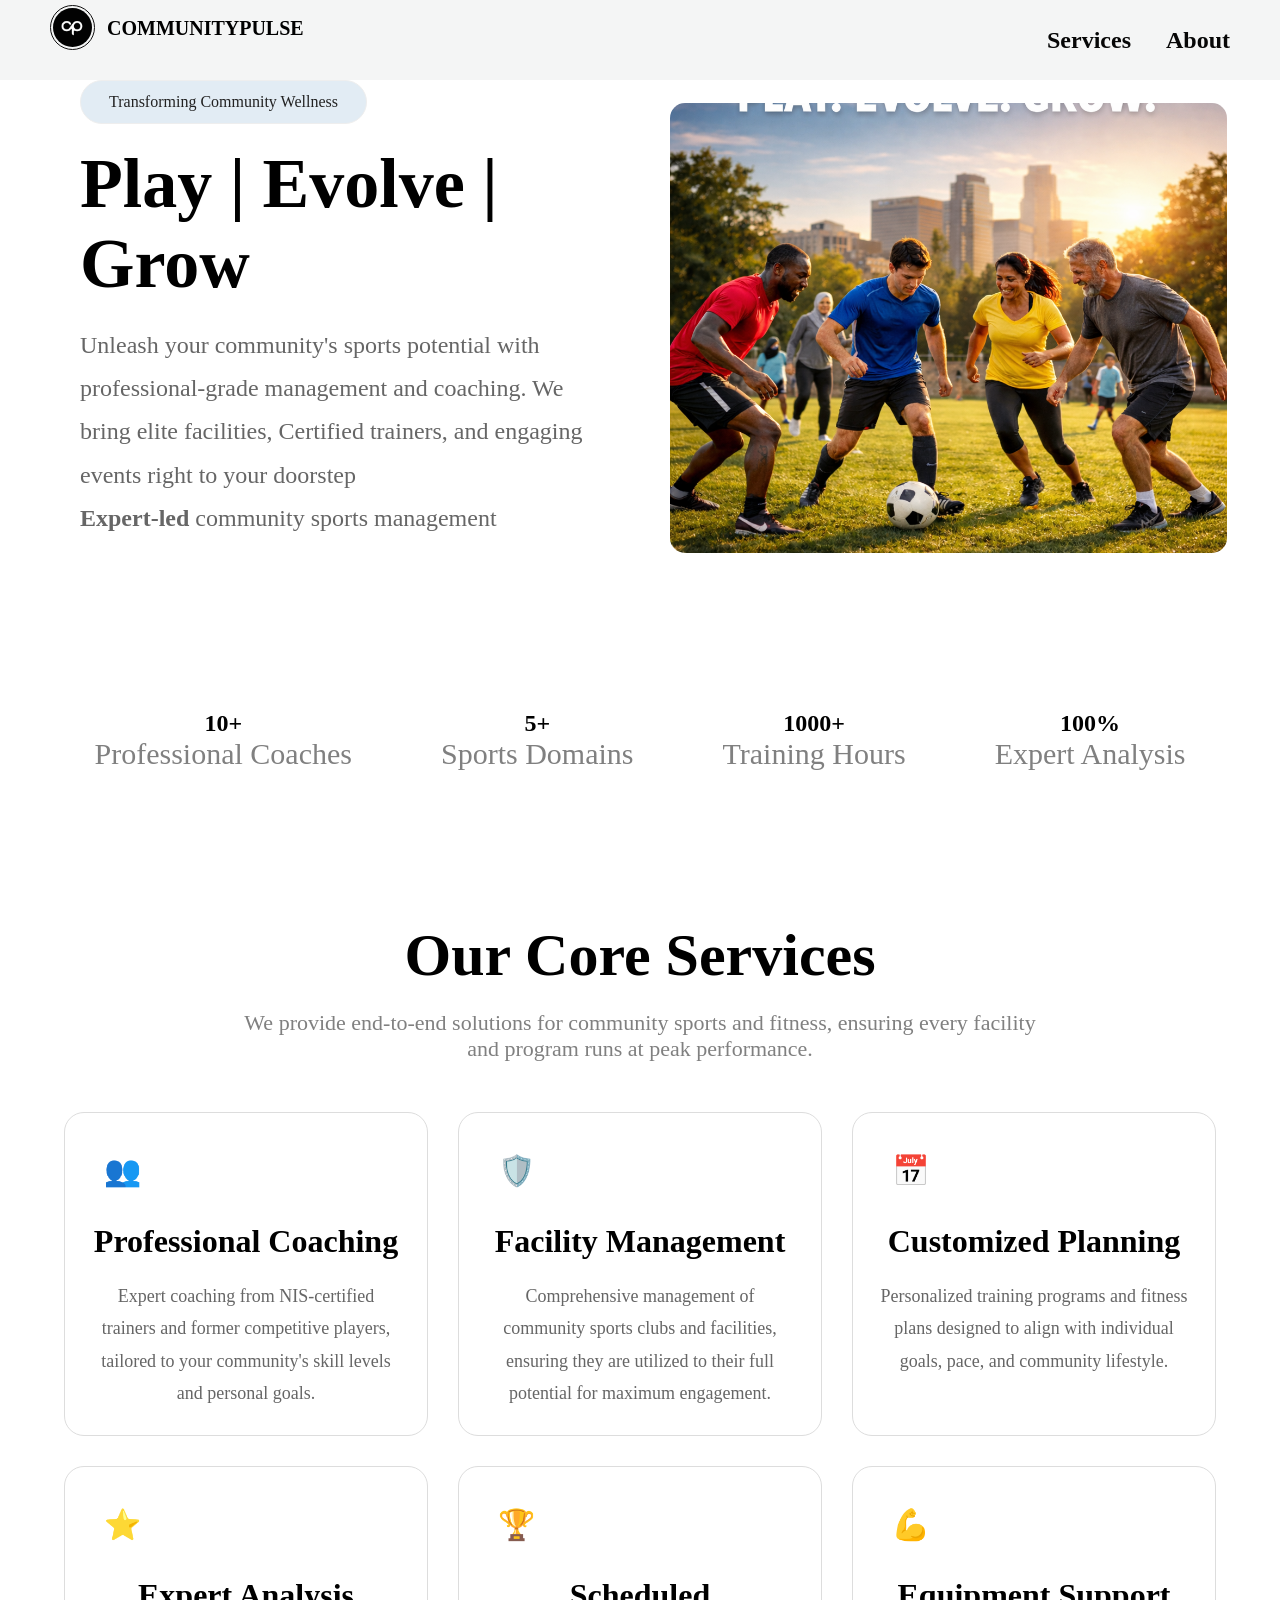
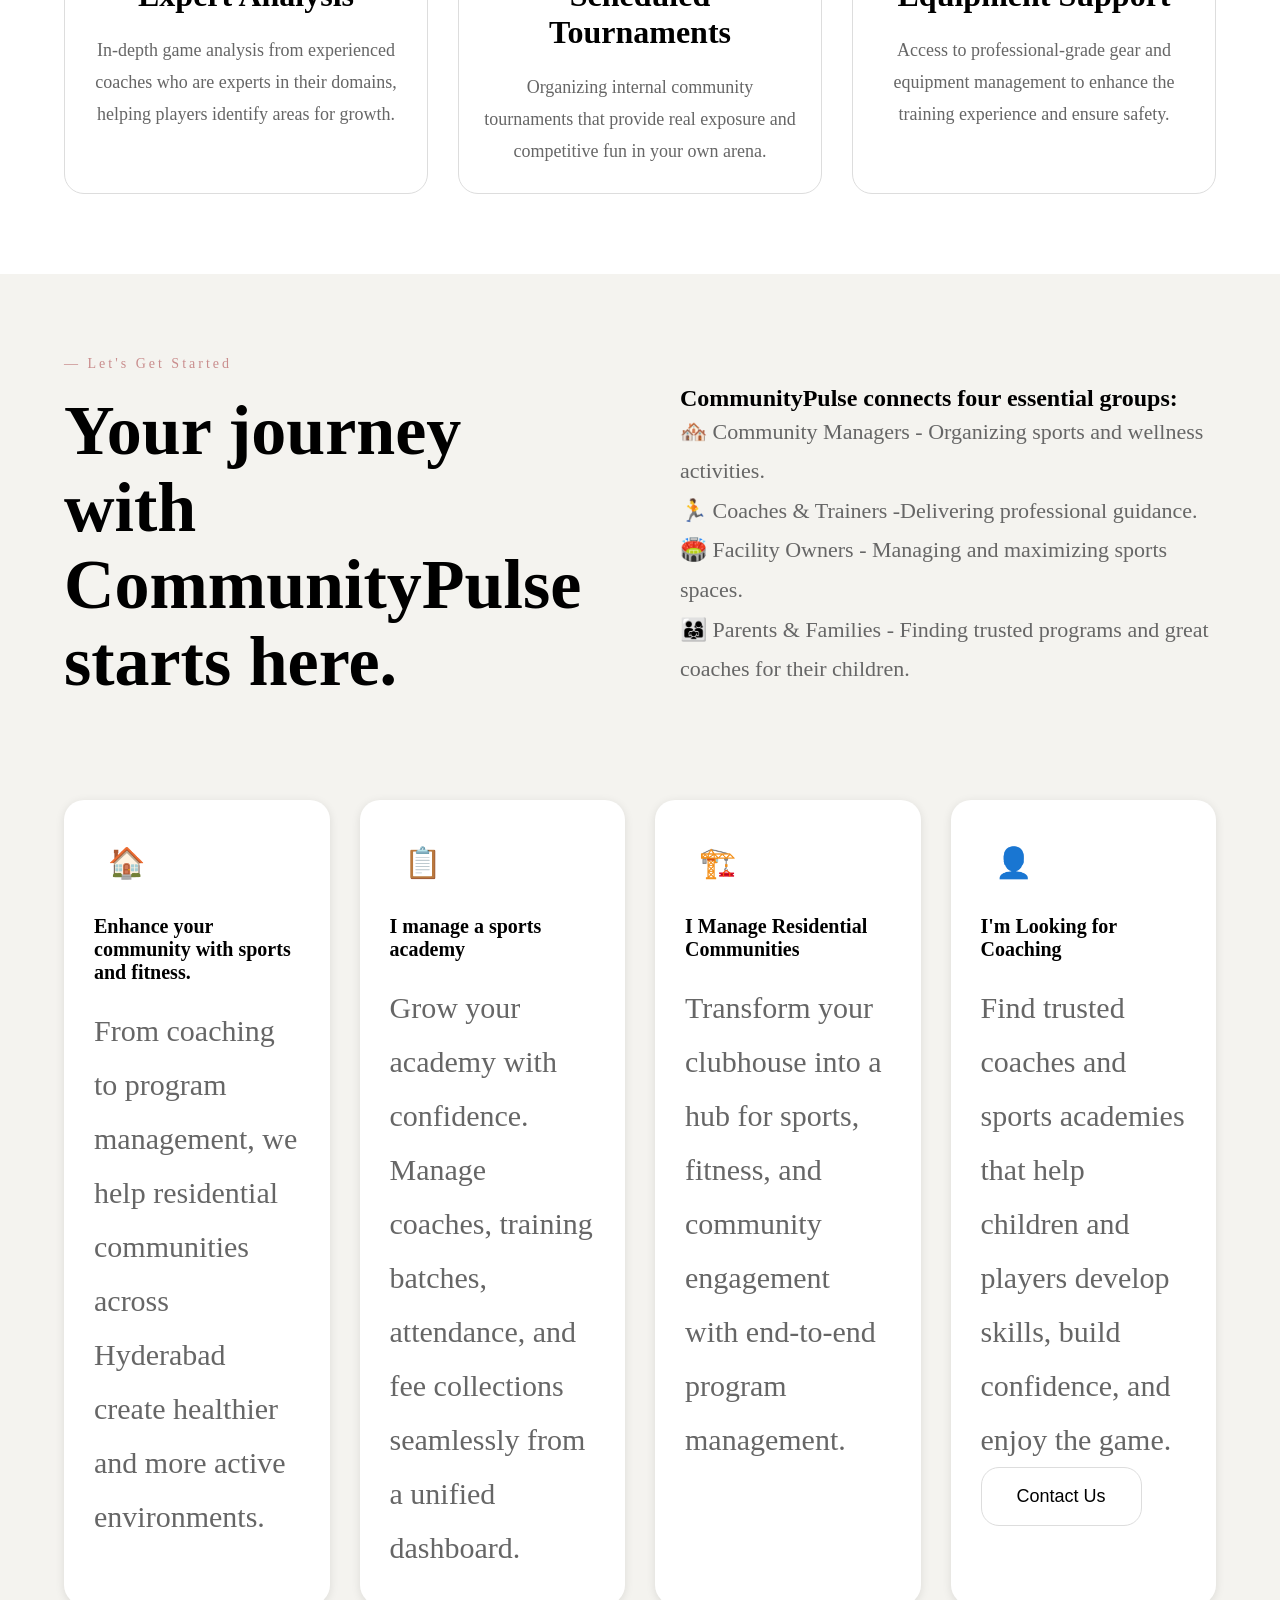
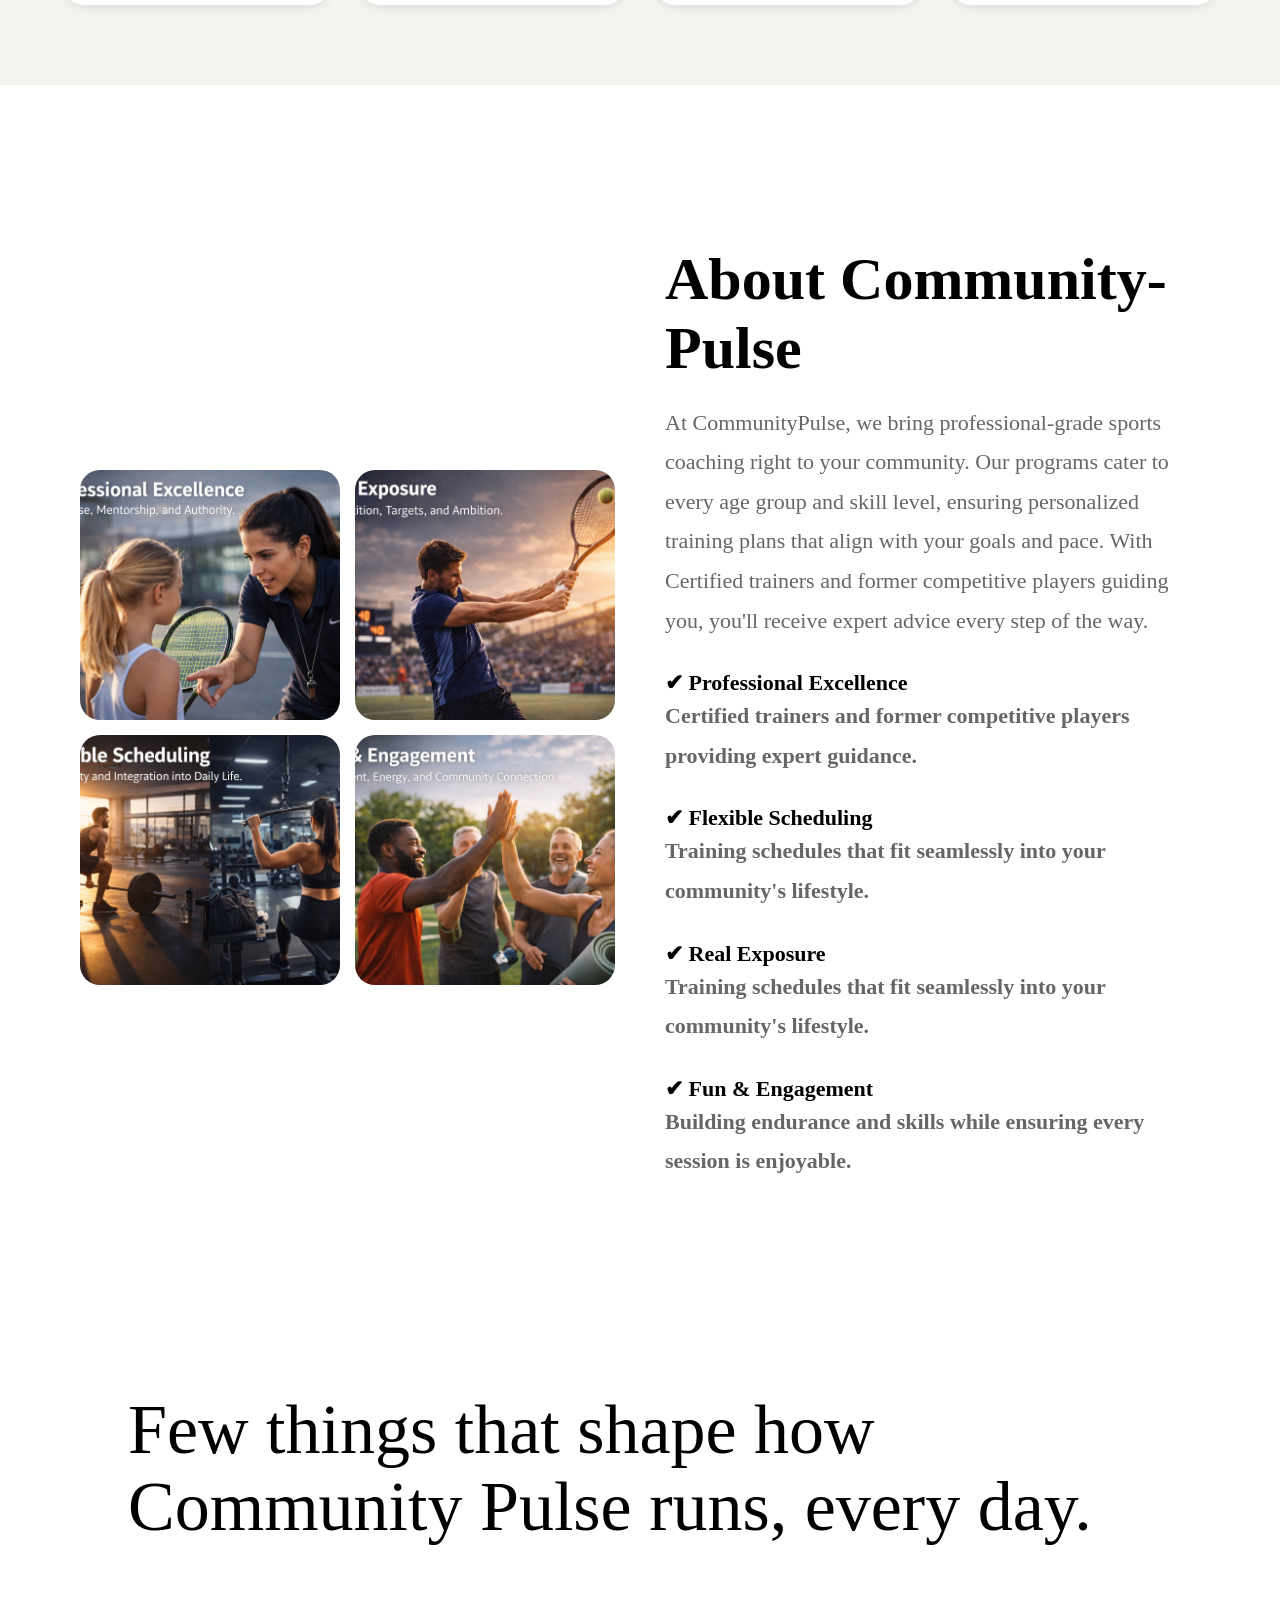
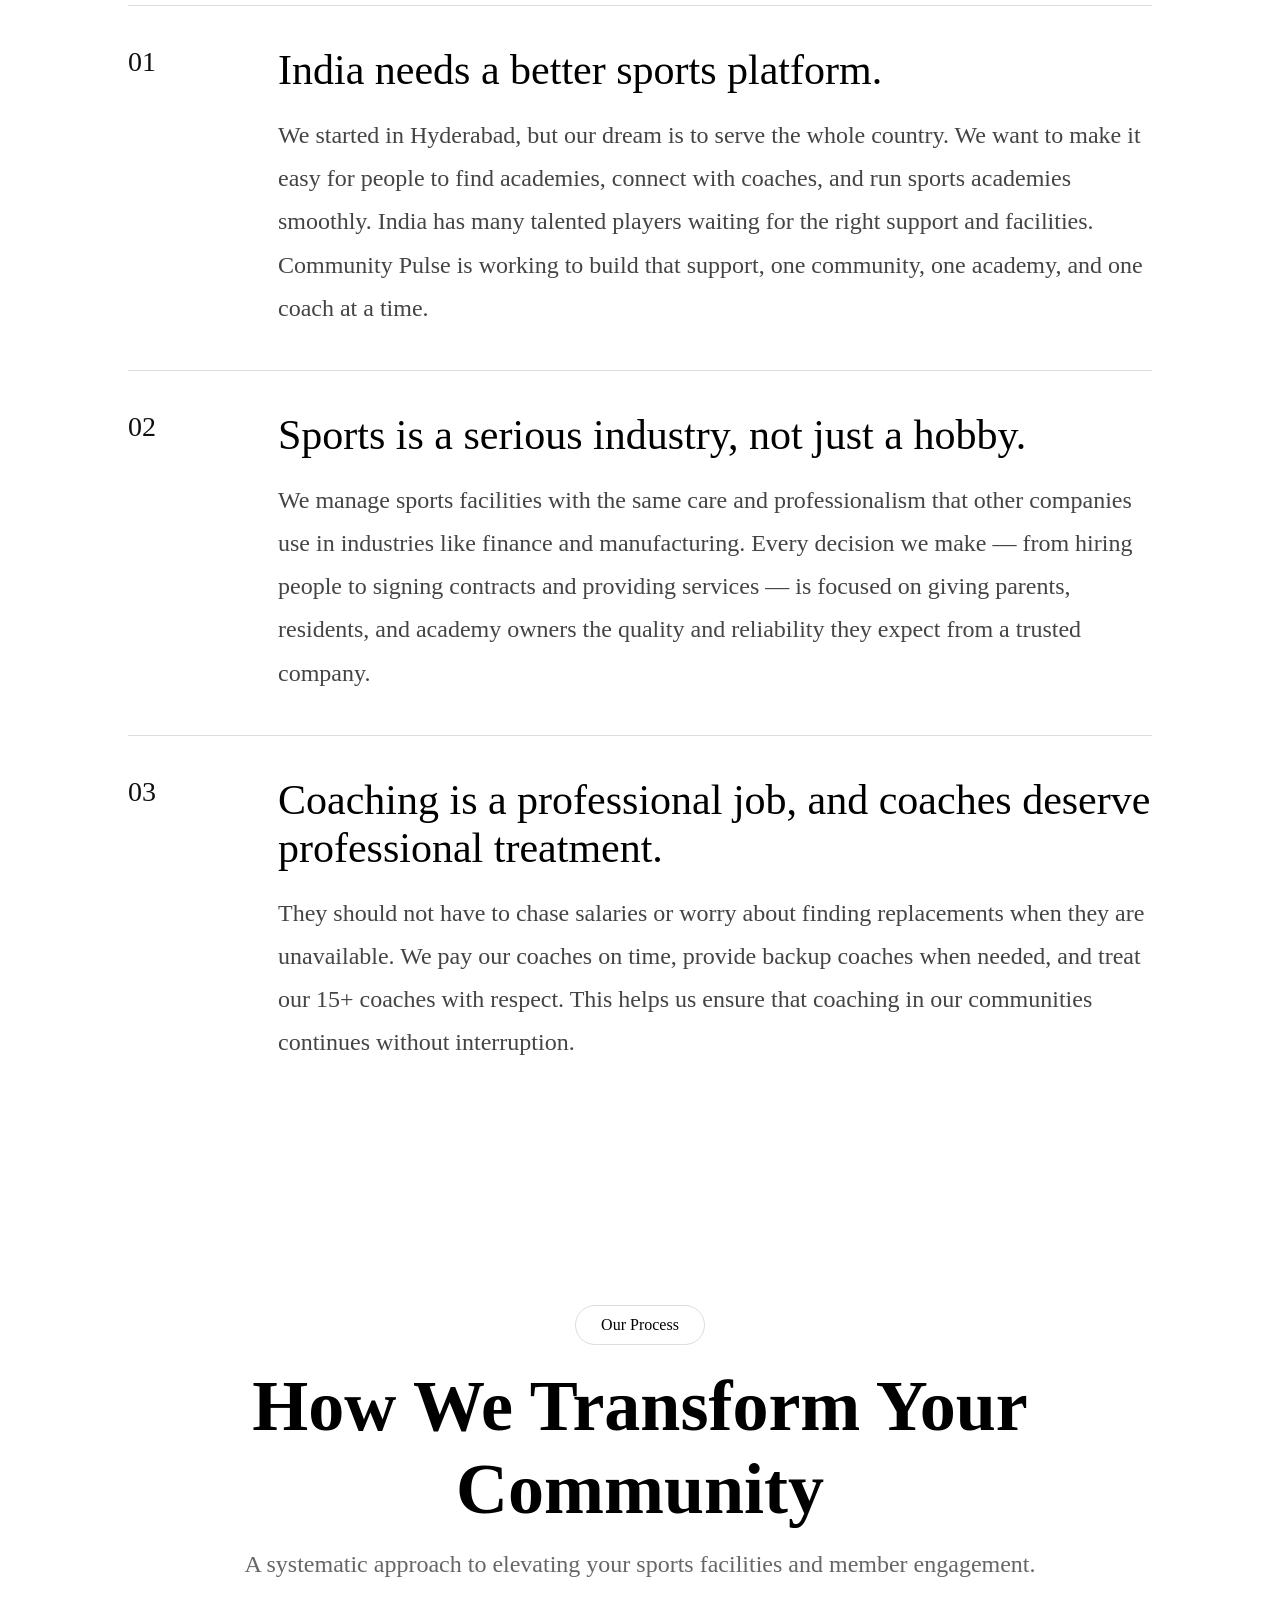
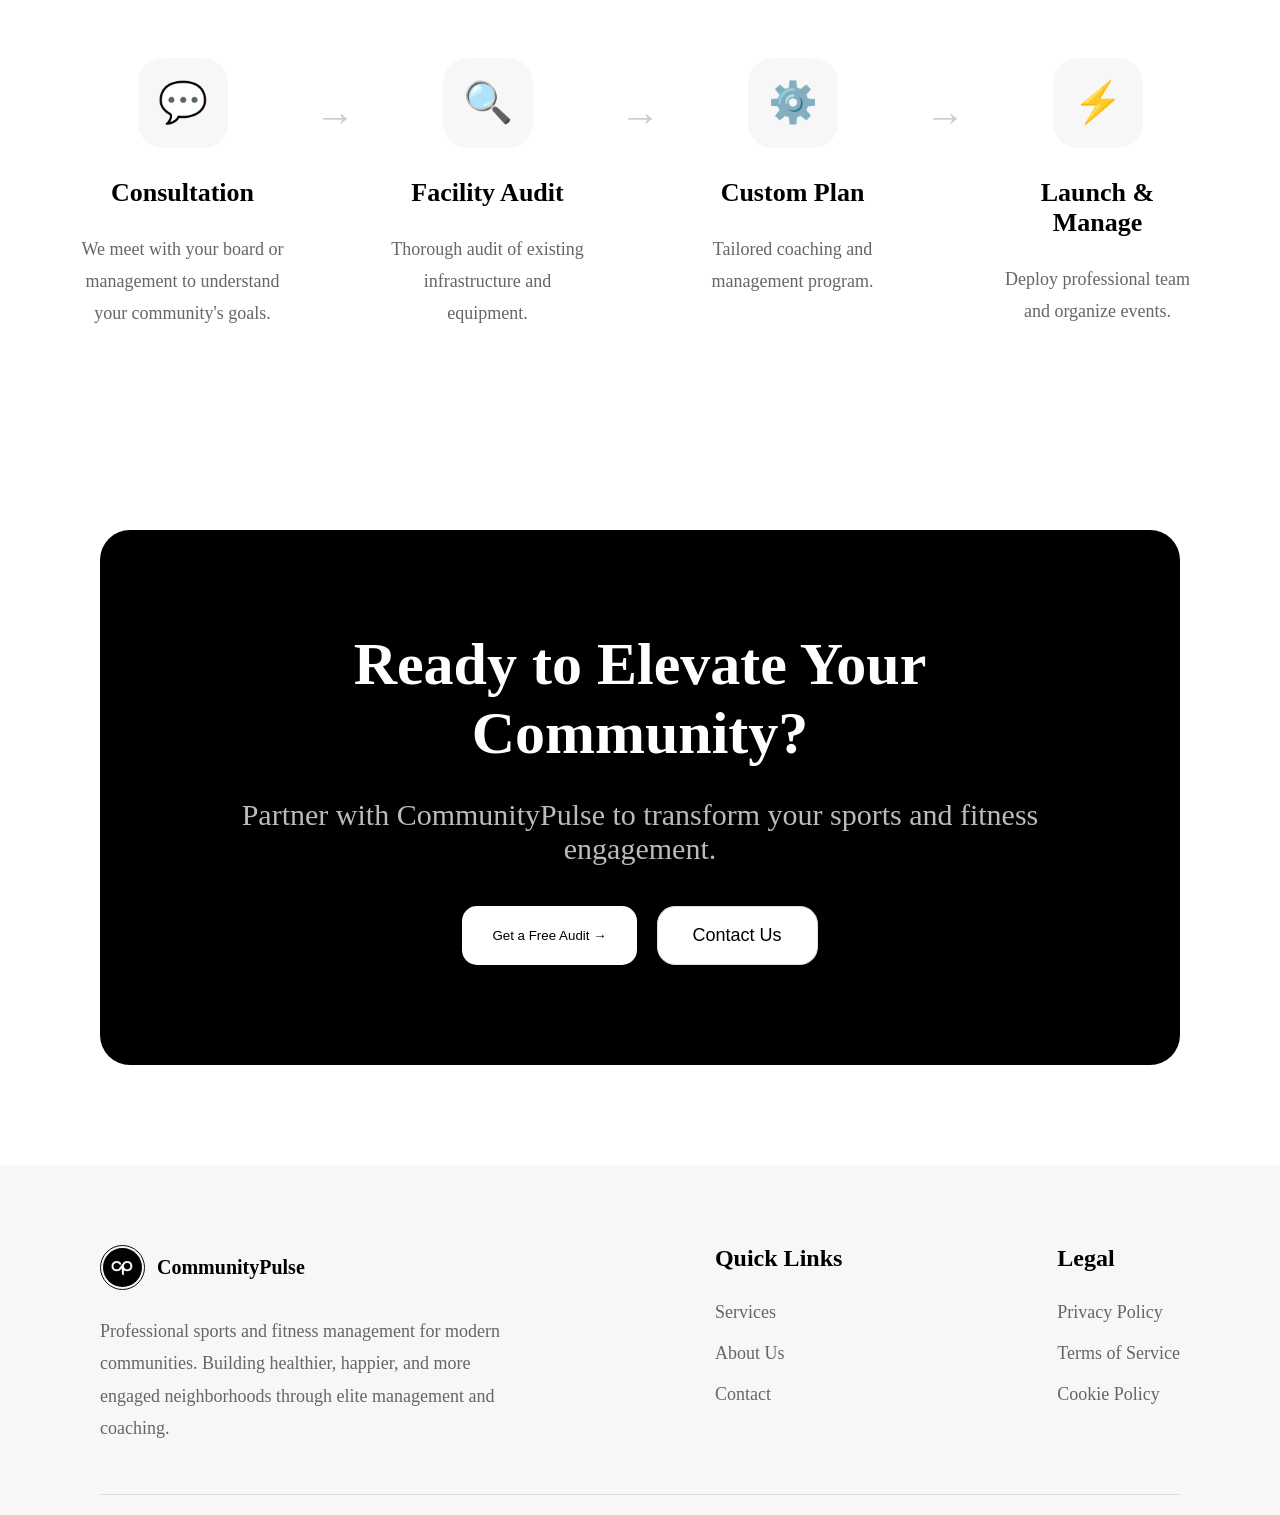
<file: index.html>
<!DOCTYPE html>
<html>

<head>
    <title>Community Pulse</title>

    <link rel="stylesheet" href="style.css">
</head>

<body>

    <!-- Navbar -->

    <nav>
       <div class="logo">
        <img src="Images/Final_logo.jpeg" alt="CommunityPulse Logo">
        <h2>COMMUNITYPULSE</h2>
       </div> 
        
        <div class="menu">
            <a href="#services">Services</a>
            <a href="#about">About</a>
        </div>
    </nav>

    <!-- Hero Section -->
     <section class="hero">

    <div class="hero-left">

        <span class="tag">
            Transforming Community Wellness
        </span>

        <h1>
            Play | Evolve | Grow
        </h1>

        <p>
            Unleash your community's sports potential with
            professional-grade management and coaching. We 
            bring elite facilities, Certified trainers, 
            and engaging events right to your doorstep <br>
            <strong>Expert-led</strong>
            community sports management
        </p>
    </div>

    <div class="hero-right">
        <img src="Images/hero_cover.png" alt="Hero Image">
    </div>

</section>


</html>

<section class="stats">

    <div>
        <h2>10+</h2>
        <p>Professional Coaches</p>
    </div>

    <div>
        <h2>5+</h2>
        <p>Sports Domains</p>
    </div>

    <div>
        <h2>1000+</h2>
        <p>Training Hours</p>
    </div>

    <div>
        <h2>100%</h2>
        <p>Expert Analysis</p>
    </div>

</section>

<section id="services" class="services">

    <h1>Our Core Services</h1>
    <p>
        We provide end-to-end solutions for community sports and fitness, ensuring every 
        facility and program runs at peak performance.
    </p>

    <div class="service-container">

        <div class="card">
            <div class="icon">👥</div>
            <h3>Professional Coaching</h3>
            <p>
                Expert coaching from NIS-certified trainers and former 
                competitive players, tailored to your community's skill levels 
                and personal goals.
            </p>
        </div>

        <div class="card">
            <div class="icon">🛡️</div>
            <h3>Facility Management</h3>
            <p>
                Comprehensive management of community sports clubs and facilities, ensuring 
                they are utilized to their full potential for maximum engagement.
            </p>
        </div>

        <div class="card">
            <div class="icon">📅</div>
            <h3>Customized Planning</h3>
            <p>
                Personalized training programs and fitness plans designed to align with 
                individual goals, pace, and community lifestyle.
            </p>
        </div>

        <div class="card">
            <div class="icon">⭐ </div>
            <h3>Expert Analysis</h3>
            <p>
                In-depth game analysis from experienced coaches who are experts in their 
                domains, helping players identify areas for growth.
            </p>
        </div>

        <div class="card">
            <div class="icon">🏆</div>
            <h3>Scheduled Tournaments</h3>
            <p>
                Organizing internal community tournaments that provide real exposure and 
                competitive fun in your own arena.
            </p>
        </div>

        <div class="card">
            <div class="icon">💪</div>
            <h3>Equipment Support</h3>
            <p>
                Access to professional-grade gear and equipment management to enhance the 
                training experience and ensure safety.
            </p>
        </div>

    </div>

</section>

<section class="start-section">

    <div class="top-content">

        <div class="left-content">
            <span class="start-tag">— Let's Get Started</span>
            <h1>Your journey with CommunityPulse starts here.</h1>
        </div>

        <div class="right-content">
            <h2>CommunityPulse connects four essential groups: </h2>
            <p>
            🏘️ Community Managers - Organizing sports and wellness activities. <br>
            🏃 Coaches & Trainers -Delivering professional guidance. <br>
            🏟️ Facility Owners - Managing and maximizing sports spaces. <br>
            👨‍👩‍👧 Parents & Families - Finding trusted programs and great coaches for their children.
            </p>
        </div>

    </div>

    <div class="start-cards">

        <div class="start-card">
            <div class="icon">🏠</div>
            <h3>Enhance your community with sports and fitness.</h3>
            <p>From coaching to program management, we help residential communities across Hyderabad create healthier and more active environments.</p>
        </div>

        <div class="start-card">
            <div class="icon">📋</div>
            <h3>I manage a sports academy</h3>
            <p>Grow your academy with confidence. Manage coaches, training batches, attendance, and fee collections seamlessly from a unified dashboard.</p>
        </div>

        <div class="start-card">
            <div class="icon">🏗️</div>
            <h3>I Manage Residential Communities</h3>
            <p>Transform your clubhouse into a hub for sports, fitness, and community engagement with end-to-end program management.</p>
        </div>

        <div class="start-card">
            <div class="icon">👤</div>
            <h3>I'm Looking for Coaching</h3>
            <p>Find trusted coaches and sports academies that help children and players develop skills, build confidence, and enjoy the game.</p>
        <button class="btn-light" id="contactBtn">
            Contact Us
        </button>
        </div>


    </div>

</section>

<section id="about" class="about">

    <div class="about-images">

        <img src="Images/PE.png" alt="Coach">

        <img src="Images/RE.png" alt="Player">

        <img src="Images/FS.png" alt="Training">

        <img src="Images/FE.png" alt="Community">

    </div>

    <div class="about-content">

        <h2>About Community-Pulse</h2>

        <p>
            At CommunityPulse, we bring professional-grade sports coaching right to your community. 
            Our programs cater to every age group and skill level, ensuring personalized training 
            plans that align with your goals and pace. With Certified trainers and former competitive 
            players guiding you, you'll receive expert advice every step of the way.
        </p>

        <div class="feature">
            ✔ Professional Excellence
            <p>
                Certified trainers and former competitive players providing expert guidance.
            </p>   
        </div>

        <div class="feature">
            ✔ Flexible Scheduling
            <p>
                Training schedules that fit seamlessly into your community's lifestyle.
            </p>
        </div>

        <div class="feature">
            ✔ Real Exposure
            <p>
                Training schedules that fit seamlessly into your community's lifestyle.
            </p>
        </div>

        <div class="feature">
            ✔ Fun & Engagement
            <p>
                Building endurance and skills while ensuring every session is enjoyable.
            </p>
        </div>

    </div>

</section>


<section class="belief-section">

    <h1>
        
        <span> Few things that shape how Community Pulse runs, every day.</span>
    </h1>

    <div class="belief-item">
        <div class="number">01</div>
        <div class="content">
            <h2>India needs a better sports platform.</h2>
            <p>
                We started in Hyderabad, but our dream is to serve the whole country. 
                We want to make it easy for people to find academies, connect with coaches, 
                and run sports academies smoothly. India has many talented players waiting for 
                the right support and facilities. Community Pulse is working to build that support, one 
                community, one academy, and one coach at a time.
            </p>
        </div>
    </div>  
    
    
    <div class="belief-item">
        <div class="number">02</div>
        <div class="content">
            <h2>Sports is a serious industry, not just a hobby.</h2>
            <p>
                We manage sports facilities with the same care and professionalism 
                that other companies use in industries like finance and manufacturing. 
                Every decision we make — from hiring people to signing contracts and 
                providing services — is focused on giving parents, residents, and academy 
                owners the quality and reliability they expect from a trusted company.
            </p>
        </div>
    </div>


    <div class="belief-item">
        <div class="number">03</div>
        <div class="content">
            <h2>Coaching is a professional job, and coaches deserve professional treatment.</h2>
            <p>
                They should not have to chase salaries or worry about finding replacements when 
                they are unavailable. We pay our coaches on time, provide backup coaches when 
                needed, and treat our 15+ coaches with respect. This helps us ensure that coaching 
                in our communities continues without interruption.
            </p>
        </div>
    </div>     

</section>


<section class="process">

    <div class="process-tag">
        Our Process
    </div>

    <h2>
        How We Transform Your Community
    </h2>

    <p class="process-subtitle">
        A systematic approach to elevating your sports facilities and member engagement.
    </p>

    <div class="process-container">

        <div class="process-card">
            <div class="process-icon">💬</div>
            <h3>Consultation</h3>
            <p>
                We meet with your board or management to understand your community's goals.
            </p>
        </div>

        <div class="arrow">→</div>

        <div class="process-card">
            <div class="process-icon">🔍</div>
            <h3>Facility Audit</h3>
            <p>
                Thorough audit of existing infrastructure and equipment.
            </p>
        </div>

        <div class="arrow">→</div>

        <div class="process-card">
            <div class="process-icon">⚙️</div>
            <h3>Custom Plan</h3>
            <p>
                Tailored coaching and management program.
            </p>
        </div>

        <div class="arrow">→</div>

        <div class="process-card">
            <div class="process-icon">⚡</div>
            <h3>Launch & Manage</h3>
            <p>
                Deploy professional team and organize events.
            </p>
        </div>

    </div>

</section>


<section class="cta">

<h2>Ready to Elevate Your Community?</h2>

<p>
Partner with CommunityPulse to transform your sports and fitness engagement.
</p>

<div class="cta-buttons">

<button class="btn-white">
Get a Free Audit →
</button>

<button class="btn-light" id="contactBtn">
Contact Us
</button>

</div>

<div class="popup" id="popup">

    <div class="popup-content">

        <span class="close">&times;</span>

        <h1>Talk to us</h1>

        <p class="subtitle">
            Tell us a bit about why you're reaching out. We read every message and reply within 24 hours.
        </p>

    <form action="https://formsubmit.co/kafeelshaik52@gmail.com" method="POST">

    <label>I'm reaching out as *</label>
    <select name="category" required>
        <option>I run a gated community</option>
        <option>I run a sports academy</option>
        <option>I'm a parent or player</option>
    </select>

    <div class="row">

        <div class="field">
            <label>Name *</label>
            <input type="text" name="name" required>
        </div>

        <div class="field">
            <label>Email *</label>
            <input type="email" name="email" required>
        </div>

    </div>

    <label>Phone (optional)</label>
    <input type="text" name="phone">

    <label>Message *</label>
    <textarea name="message" rows="5" required></textarea>

    <input type="hidden" name="_captcha" value="false">
    <input type="hidden" name="_template" value="table">
    <input type="hidden" name="_subject"
           value="New CommunityPulse Contact Form Submission">
    <input type="hidden" name="_next"
           value="https://community-pulse-zeta.vercel.app/success.html">       

    <button type="submit" class="send-btn">
        Send Message →
    </button>

</form>
    </div>

</div>

</section>

<script>

const contactBtn = document.getElementById("contactBtn");
const popup = document.getElementById("popup");
const closeBtn = document.querySelector(".close");

contactBtn.addEventListener("click", () => {
    popup.style.display = "flex";
});

closeBtn.addEventListener("click", () => {
    popup.style.display = "none";
});

window.addEventListener("click", (e) => {
    if(e.target === popup){
        popup.style.display = "none";
    }
});

</script>

<footer class="footer">
    <div class="footer-container">

        <!-- Left Section -->
        <div class="footer-about">
            <div class="logo">
                <img src="Images/Final_logo.jpeg" alt="CommunityPulse Logo">
                <h2>CommunityPulse</h2>
            </div>

            <p>
                Professional sports and fitness management for modern communities.
                Building healthier, happier, and more engaged neighborhoods through
                elite management and coaching.
            </p>
        </div>

        <!-- Quick Links -->
        <div class="footer-links">
            <h3>Quick Links</h3>
            <ul>
                <li><a href="#services">Services</a></li>
                <li><a href="#about">About Us</a></li>
                <li><a href="#contact">Contact</a></li>
            </ul>
        </div>

        <!-- Legal -->
        <div class="footer-links">
            <h3>Legal</h3>
            <ul>
                <li><a href="#">Privacy Policy</a></li>
                <li><a href="#">Terms of Service</a></li>
                <li><a href="#">Cookie Policy</a></li>
            </ul>
        </div>

    </div>

    <hr>
</footer>

</body>
</file>
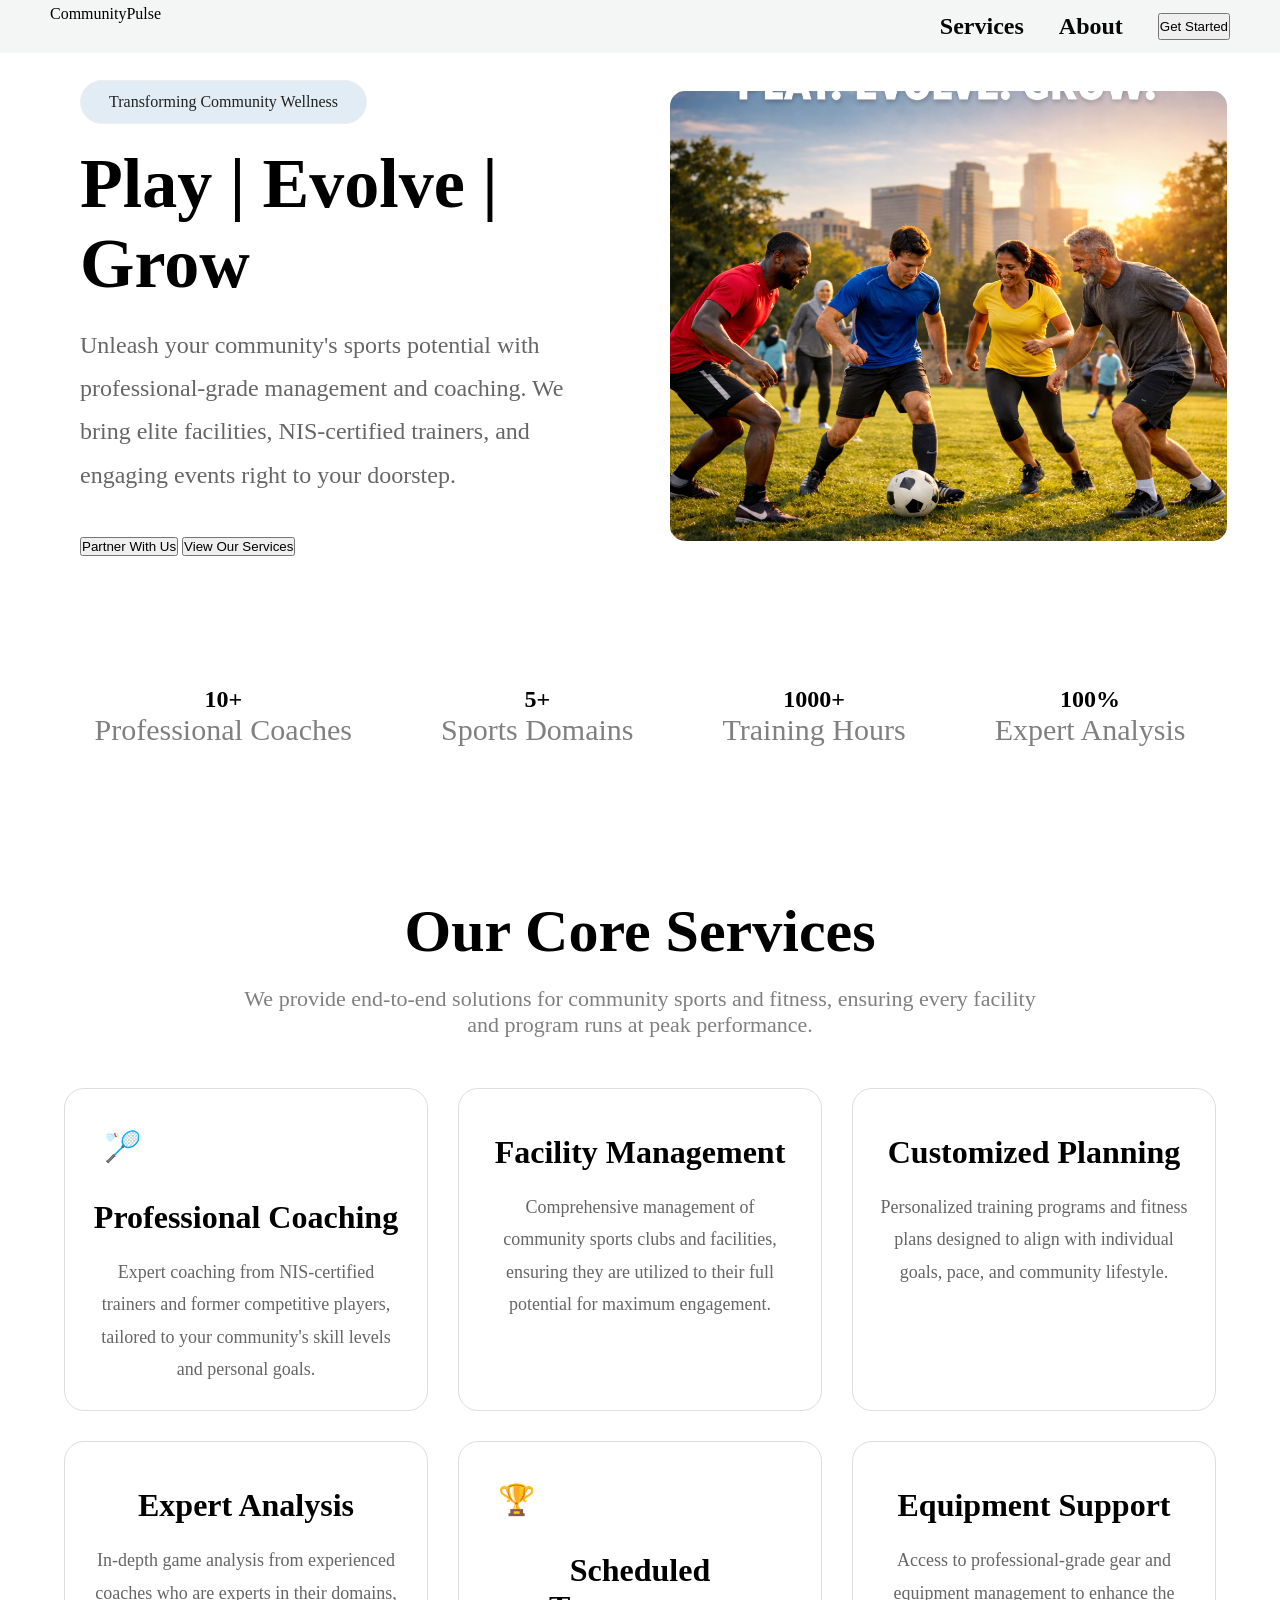
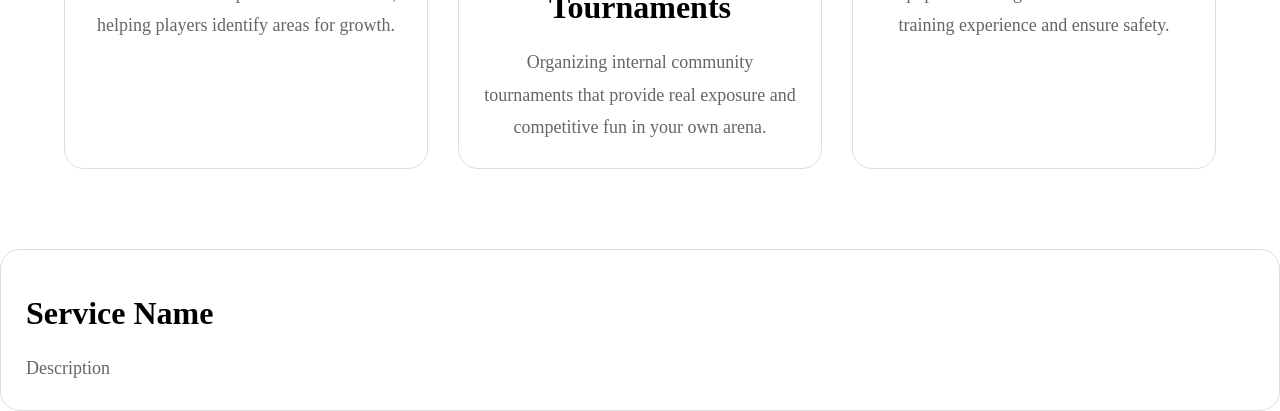
<file: Community_Pulse.html>
<!DOCTYPE html>
<html>

<head>
    <title>Community Pulse</title>

    <link rel="stylesheet" href="style.css">
</head>

<body>

    <!-- Navbar -->

    <nav>

        <div class="logo">
            CommunityPulse
        </div>

        <div class="menu">
            <a href="#services">Services</a>
            <a href="#">About</a>

            <button>
                Get Started
            </button>
        </div>

    </nav>

    <!-- Hero Section -->

    <section class="hero">

        <div class="hero-left">

            <span class="tag">
                Transforming Community Wellness
            </span>

            <h1>
                Play | Evolve | Grow
            </h1>

            <p>
                Unleash your community's sports potential with
                professional-grade management and coaching. We 
                bring elite facilities, NIS-certified trainers, 
                and engaging events right to your doorstep.
            </p>

            <button>
                Partner With Us
            </button>

            <button>
                View Our Services
            </button>

        </div>

        <div class="hero-right">

            <img src="Images/hero_cover.png" alt="Hero Image">

        </div>

    </section>

</body>

</html>

<section class="stats">

    <div>
        <h2>10+</h2>
        <p>Professional Coaches</p>
    </div>

    <div>
        <h2>5+</h2>
        <p>Sports Domains</p>
    </div>

    <div>
        <h2>1000+</h2>
        <p>Training Hours</p>
    </div>

    <div>
        <h2>100%</h2>
        <p>Expert Analysis</p>
    </div>

</section>

<section id="services" class="services">

    <h1>Our Core Services</h1>

    <p>
        We provide end-to-end solutions for community sports and fitness, ensuring every facility and program runs at peak performance.
    </p>

    <div class="service-container">

        <div class="card">
            <div class="icon">🏸</div>
            <h3>Professional Coaching</h3>
            <p>
                Expert coaching from NIS-certified trainers and former 
                competitive players, tailored to your community's skill levels 
                and personal goals.
            </p>
        </div>

        <div class="card">
            <h3>Facility Management</h3>
            <p>
                Comprehensive management of community sports clubs and facilities, ensuring they are utilized to their full potential for maximum engagement.
            </p>
        </div>

        <div class="card">
            <h3>Customized Planning</h3>
            <p>
                Personalized training programs and fitness plans designed to align with individual goals, pace, and community lifestyle.
            </p>
        </div>

        <div class="card">
            <h3>Expert Analysis</h3>
            <p>
                In-depth game analysis from experienced coaches who are experts in their domains, helping players identify areas for growth.
            </p>
        </div>

        <div class="card">
            <div class="icon">🏆</div>
            <h3>Scheduled Tournaments</h3>
            <p>
                Organizing internal community tournaments that provide real exposure and competitive fun in your own arena.
            </p>
        </div>

        <div class="card">
            <h3>Equipment Support</h3>
            <p>
                Access to professional-grade gear and equipment management to enhance the training experience and ensure safety.
            </p>
        </div>

    </div>

</section>

<div class="card">
    <h3>Service Name</h3>
    <p>Description</p>
</div>
</file>
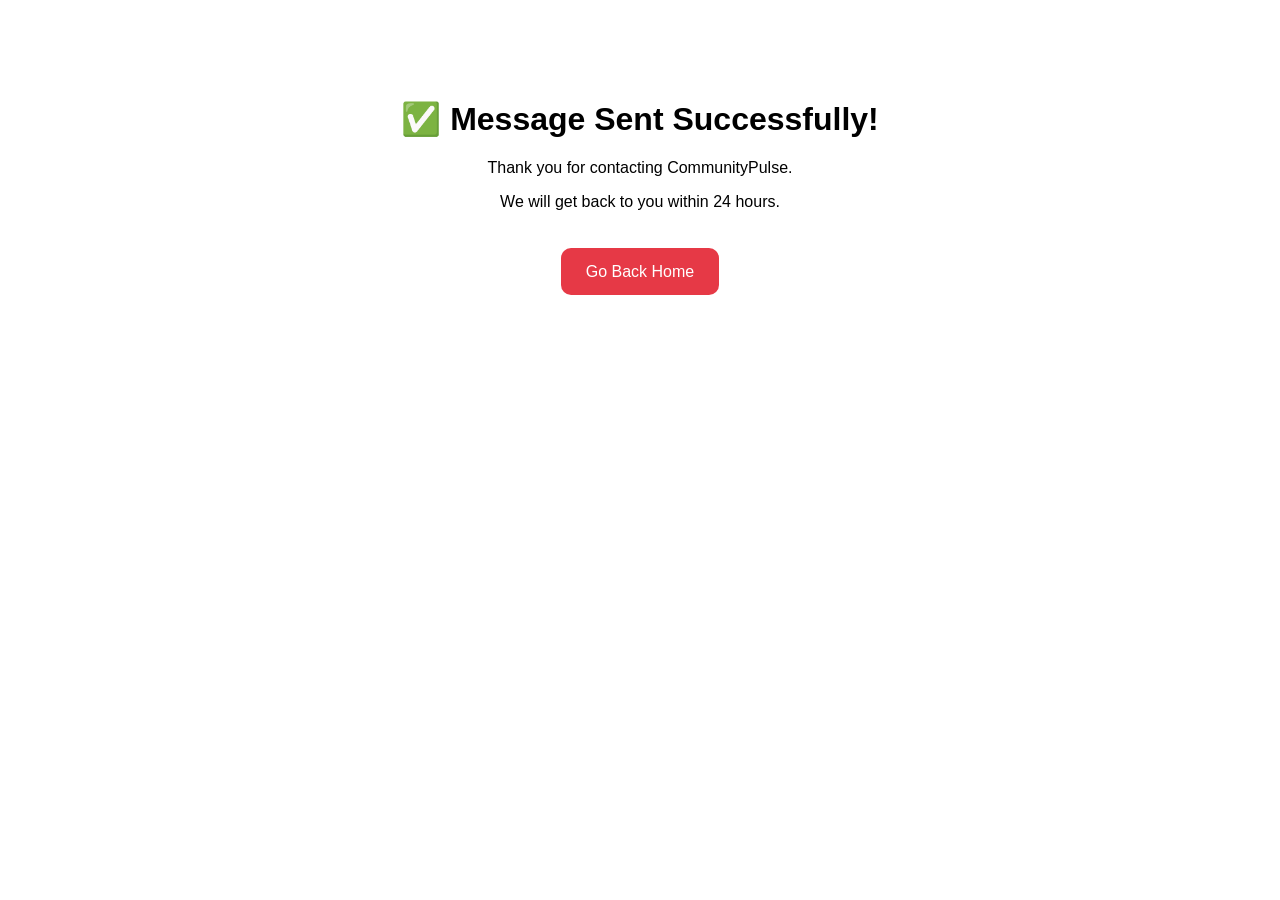
<file: success.html>
<!DOCTYPE html>
<html>
<head>
    <title>Message Sent Successfully</title>

    <style>
        body{
            text-align:center;
            margin-top:100px;
            font-family:Arial;
        }

        a{
            text-decoration:none;
            padding:15px 25px;
            background:#e63946;
            color:white;
            border-radius:10px;
        }
    </style>
</head>

<body>

<h1>✅ Message Sent Successfully!</h1>

<p>Thank you for contacting CommunityPulse.</p>

<p>We will get back to you within 24 hours.</p>

<br><br>

<a href="/">Go Back Home</a>

</body>
</html>
</file>
<file: style.css>
*{
    margin:0;
    padding:0;
    box-sizing:border-box;
}

body{
    overflow-x:hidden;
}


.logo{
    display: flex;
    align-items: center;
    gap: 10px;
}

.logo img {
    width: 60px;
    height: 60px;
    border: 1px solid rgb(14, 13, 13);
    border-radius: 50%;
    padding: 2px;
    object-fit: cover;
}

.logo h2{
    margin: 0;
    font-size: 30px;
    font-weight: bold;
    line-height: 1;
}

nav{
    position: fixed;
    top: 0;
    left: 0;
    width: 100%;
    background: rgba(243, 244, 244, 0.879);
    z-index: 1000;
    padding: 5px 50px;
    display: flex;
    justify-content: space-between;
    align-items: center;
    border-bottom: none;
}
nav a{

    font-size:24px;

    font-weight:600;

    text-decoration:none;

    color:rgb(7, 7, 7);
}

.menu{
    display:flex;
    gap:35px;
}


.hero{

    display:flex;

    justify-content:space-between;

    align-items:center;

    gap:60px;

    padding:80px;

    max-width:1400px;

    margin:auto;
}

.tag{

    display:inline-block;

    background:#deeaf3e0;

    padding:12px 28px;

    border-radius:999px;

    font-size:16px;

    font-weight:500;

    color:#222;

    border:1px solid #eeeeee;
}

.hero-buttons{

    display:flex;

    gap:20px;

    margin-top:30px;
}

.btn-dark{

    background:#111;

    color:white;

    border:none;

    padding:18px 35px;

    border-radius:18px;

    font-size:18px;

    font-weight:600;

    cursor:pointer;
}

.btn-light{

    background:white;

    color:black;

    border:1px solid #ddd;

    padding:18px 35px;

    border-radius:18px;

    font-size:18px;

    font-weight:500;

    cursor:pointer;
}



.expert-line{

    margin-top:50px;

    font-size:20px;

    color:#666;
}

.expert-line strong{

    color:black;

    font-weight:700;
}

.hero-left{

    flex: 1;
}

.hero-left p{

    max-width:650px;

    font-size:24px;

    line-height:1.8;

    color:#666;

    margin-bottom:40px;
}

.hero-right{
    flex: 1;
}

.hero-right img{

    width: 105%;
    height: 450px;
    border-radius:15px;
    object-fit: cover;
}

h1{

    font-size:70px;

    margin-top:20px;

    margin-bottom:20px;
}

p{

    font-size:30px;

    color:gray;
}

.stats{
    display:flex;
    justify-content:space-around;
    padding:50px;
    text-align:center;
}

.services{
    text-align: center;
    padding: 80px 5%;
}

html{
    scroll-behavior: smooth;
}

.service-container{
    display: grid;
    grid-template-columns: repeat(3, 1fr);
    gap: 30px;
    max-width: 1400px;
    margin: auto;
}

.card{
    padding: 25px;
    border: 1px solid #ddd;
    border-radius: 20px;
    background: white;
    transition: 0.3s;
}

.card:hover{
    transform: translateY(-5px);
}

.card h3{
    font-size: 32px;
    margin: 20px 0;
}

.card p{
    font-size: 18px;
    line-height: 1.8;
    color: #666;
}

.icon{
    width: 65px;
    height: 65px;
    display: flex;
    justify-content: center;
    align-items: center;
    font-size: 32px;
    border-radius: 15px;
    margin-bottom: 20px;
}

/* Center heading and description */
.services h1{
    font-size: 60px;
    margin-bottom: 20px;
}

.services > p{
    max-width: 800px;
    margin: auto;
    margin-bottom: 50px;
    font-size: 22px;
}

/* Tablet */
@media(max-width:992px){

    .service-container{
        grid-template-columns: repeat(2,1fr);
    }

    .services h1{
        font-size: 48px;
    }

}

/* Mobile */
@media(max-width:768px){

    .services{
        padding:50px 20px;
    }

    .service-container{
        grid-template-columns:1fr;
    }

    .services h1{
        font-size:40px;
    }

    .services > p{
        font-size:18px;
    }

    .card h3{
        font-size:28px;
    }

    .card p{
        font-size:16px;
    }
}

.start-section{
    background:#f4f3ef;
    padding:80px 5%;
}

.top-content{
    display:grid;
    grid-template-columns:1fr 1fr;
    gap:80px;
    align-items:center;
}

.left-content h1{
    font-size:70px;
    line-height:1.1;
    margin-top:20px;
}

.start-tag{
    color:#c98d8d;
    letter-spacing:3px;
    font-size:14px;
}

.right-content p{
    font-size:22px;
    line-height:1.8;
    color:#666;
}

.start-cards{
    margin-top:80px;
    display:grid;
    grid-template-columns:repeat(4,1fr);
    gap:30px;
}

.start-card{
    background:white;
    padding:30px;
    border-radius:20px;
    box-shadow:0 2px 10px rgba(0,0,0,.1);
}

.start-card h3{
    font-size:20px;
    margin:20px 0;
}

.start-card p{
    line-height:1.8;
    color:#666;
}

.icon{
    font-size:30px;
}

@media (max-width:768px){

    .top-content{
        grid-template-columns:1fr;
        gap:20px;
    }

    .left-content h1{
        font-size:48px;
    }

    .right-content p{
        font-size:18px;
    }

    .start-cards{
        grid-template-columns:1fr;
    }

}

@media (max-width:992px){

    .start-cards{
        grid-template-columns:repeat(2,1fr);
    }

    .left-content h1{
        font-size:55px;
    }

}

.about{

    display:flex;

    justify-content:space-between;

    align-items:center;

    gap:50px;

    padding:80px;

    margin-top:80px;
}

.about-images{

    width:50%;

    display:grid;

    grid-template-columns:1fr 1fr;

    gap:15px;
}

.about-images img{

    width:100%;

    height:250px;

    object-fit:cover;

    border-radius:20px;
}

.about-content{

    width:50%;
}

.about-content h2{

    font-size:60px;

    margin-bottom:20px;
}

.about-content p{

    font-size:22px;

    line-height:1.8;

    color:#666;

    margin-bottom:30px;
}

.feature{

    margin-bottom:20px;

    font-size:22px;

    font-weight:bold;
}

html{

    scroll-behavior:smooth;
}

.process{

    text-align:center;

    padding:100px 80px;
}

.process-tag{

    display:inline-block;

    padding:10px 25px;

    border:1px solid #ddd;

    border-radius:30px;

    background:#fff;

    font-size:16px;
}

.process h2{

    font-size:72px;

    margin-top:20px;

    margin-bottom:20px;
}

.process-subtitle{

    font-size:24px;

    color:#666;

    margin-bottom:80px;
}

.process-container{

    display:flex;

    justify-content:center;

    align-items:flex-start;

    gap:30px;
}

.process-card{

    width:250px;
}

.process-icon{

    width:90px;

    height:90px;

    background:#f7f7f7;

    border-radius:25px;

    display:flex;

    justify-content:center;

    align-items:center;

    font-size:40px;

    margin:auto;

    margin-bottom:30px;
}

.process-card h3{

    font-size:26px;

    margin-bottom:25px;
}

.process-icon{

    width:90px;

    height:90px;

    background:#f7f7f7;

    border-radius:25px;

    display:flex;

    justify-content:center;

    align-items:center;

    font-size:40px;

    margin:auto;

    margin-bottom:30px;
}

.process-card h3{

    font-size:26px;

    margin-bottom:25px;
}

.process-card p{

    color:#666;

    line-height:1.8;

    font-size:18px;
}

.arrow{

    font-size:40px;

    color:#ccc;

    margin-top:35px;
}



.cta{

    background:black;

    color:white;

    text-align:center;

    padding:100px;

    border-radius:30px;

    margin:100px;
}

.cta h2{

    font-size:60px;

    margin-bottom:30px;
}

.cta p{

    color:#bbb;

    margin-bottom:40px;
}

.cta-buttons{

    display:flex;

    justify-content:center;

    gap:20px;
}

.btn-white{

    background:white;

    color:black;

    padding:18px 30px;

    border-radius:15px;

    border:none;
}

.popup{
    display:none;
    position:fixed;
    top:0;
    left:0;
    width:100%;
    height:100%;
    background:rgba(0,0,0,.7);
    z-index:9999;
    justify-content:center;
    align-items:center;
}

.popup-content{
    background:#f6f5f2;
    width:700px;
    max-width:90%;
    padding:40px;
    border-radius:20px;
    position:relative;
}

.close{
    position:absolute;
    top:15px;
    right:25px;
    font-size:35px;
    cursor:pointer;
}

.subtitle{
    color:gray;
    margin-bottom:20px;
}

label{
    display:block;
    margin-top:20px;
    font-weight:bold;
}

input,
select,
textarea{
    width:100%;
    padding:15px;
    border:1px solid #ccc;
    border-radius:10px;
    font-size:16px;
}

.row{
    display:flex;
    gap:20px;
}

.field{
    flex:1;
}

.send-btn{
    margin-top:30px;
    background:#eb3d4a;
    color:white;
    border:none;
    padding:15px 30px;
    border-radius:12px;
    font-size:18px;
    cursor:pointer;
}

@media(max-width:768px){

.row{
    flex-direction:column;
}

.popup-content{
    width:95%;
    padding:25px;
}

}

.belief-section{
    width:80%;
    margin:100px auto;
    font-family: Georgia, serif;
}

.belief-header{
    display:flex;
    align-items:center;
    gap:15px;
    color:#e74c5b;
    letter-spacing:4px;
    font-size:12px;
    margin-bottom:30px;
}

.line{
    width:30px;
    height:2px;
    background:#e74c5b;
}

.belief-section h1{
    font-size:70px;
    font-weight:400;
    line-height:1.1;
    margin-bottom:60px;
}

.belief-item{
    display:flex;
    gap:80px;
    border-top:1px solid #ddd;
    padding:40px 0;
}

.number{
    color:#111010;
    font-size:28px;
    min-width:70px;
}

.content h2{
    font-size:42px;
    font-weight:400;
    margin-bottom:20px;
}

.content p{
    font-size:24px;
    line-height:1.8;
    color:#444;
    max-width:900px;
}

.footer{
    background: #f7f7f7;
    padding: 80px 100px 20px;
}

.footer-container{
    display: flex;
    justify-content: space-between;
    gap: 80px;
    flex-wrap: wrap;
}

.footer-about{
    width: 400px;
}

.logo{
    display: flex;
    align-items: center;
    gap: 12px;
    margin-bottom: 25px;
}

.logo img{
    width: 45px;
    height: 45px;
    border-radius: 50px;
}

.logo h2{
    font-size: 20px;
    font-weight: 700;
    margin: 0;
}

.footer-about p{
    color: #666;
    font-size: 18px;
    line-height: 1.8;
}

.footer-links h3{
    font-size: 24px;
    margin-bottom: 30px;
}

.footer-links ul{
    list-style: none;
    padding: 0;
}

.footer-links li{
    margin-bottom: 20px;
}

.footer-links a{
    text-decoration: none;
    color: #666;
    font-size: 18px;
    transition: 0.3s;
}

.footer-links a:hover{
    color: black;
}

hr{
    margin-top: 50px;
    border: none;
    border-top: 1px solid #ddd;
}
</file>
